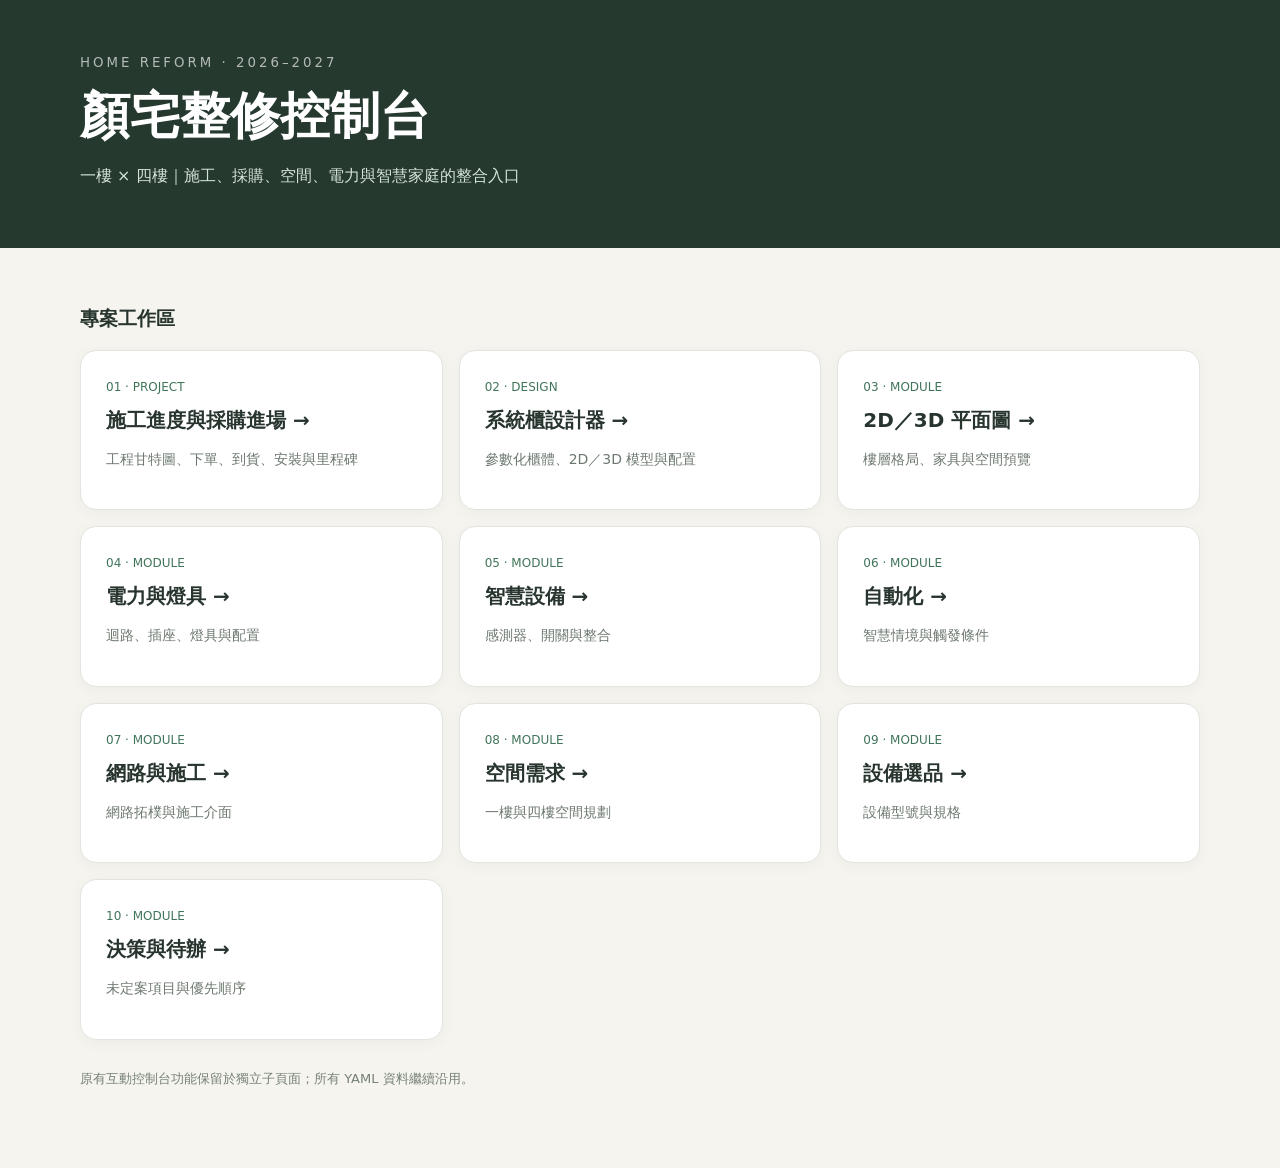
<file: index.html>
<!doctype html><html lang="zh-Hant"><head><meta charset="utf-8"><meta name="viewport" content="width=device-width,initial-scale=1"><meta name="theme-color" content="#24382e"><title>顏宅整修｜專案首頁</title><style>:root{font-family:system-ui,-apple-system,"Noto Sans TC",sans-serif;background:#f5f4ef;color:#28352e}*{box-sizing:border-box}body{margin:0}header{background:#25392f;color:#fff;padding:52px max(22px,calc((100vw - 1120px)/2)) 45px}header small{letter-spacing:3px;opacity:.65}h1{font-size:clamp(30px,5vw,50px);margin:12px 0}header p{color:#d4e2d7}main{max-width:1160px;padding:28px 20px 80px;margin:auto}.grid{display:grid;grid-template-columns:repeat(3,minmax(0,1fr));gap:16px}.tile{display:block;background:#fff;border:1px solid #e1e5de;border-radius:16px;padding:25px;color:inherit;text-decoration:none;min-height:155px;box-shadow:0 3px 15px #18311d0a;transition:transform .15s}.tile:hover{transform:translateY(-3px);border-color:#87a391}.tile b{display:block;font-size:20px;margin:12px 0}.tile p{color:#6d786f;font-size:14px;line-height:1.6}.tile span{color:#41755a;font-size:12px}h2{font-size:19px;margin:30px 0 18px}footer{font-size:13px;color:#768177;margin-top:30px}@media(max-width:850px){.grid{grid-template-columns:repeat(2,minmax(0,1fr))}}@media(max-width:550px){.grid{grid-template-columns:1fr}header{padding:35px 22px}.tile{min-height:120px}}</style></head><body><header><small>HOME REFORM · 2026–2027</small><h1>顏宅整修控制台</h1><p>一樓 × 四樓｜施工、採購、空間、電力與智慧家庭的整合入口</p></header><main><h2>專案工作區</h2><div class="grid"><a class="tile" href="./construction-tracker.html"><span>01 · PROJECT</span><b>施工進度與採購進場 →</b><p>工程甘特圖、下單、到貨、安裝與里程碑</p></a><a class="tile" href="./cabinet-designer.html"><span>02 · DESIGN</span><b>系統櫃設計器 →</b><p>參數化櫃體、2D／3D 模型與配置</p></a><a class="tile" href="./project.html#floorplan"><span>03 · MODULE</span><b>2D／3D 平面圖 →</b><p>樓層格局、家具與空間預覽</p></a><a class="tile" href="./project.html#electrical"><span>04 · MODULE</span><b>電力與燈具 →</b><p>迴路、插座、燈具與配置</p></a><a class="tile" href="./project.html#smart-home"><span>05 · MODULE</span><b>智慧設備 →</b><p>感測器、開關與整合</p></a><a class="tile" href="./project.html#automations"><span>06 · MODULE</span><b>自動化 →</b><p>智慧情境與觸發條件</p></a><a class="tile" href="./project.html#infrastructure"><span>07 · MODULE</span><b>網路與施工 →</b><p>網路拓樸與施工介面</p></a><a class="tile" href="./project.html#spaces"><span>08 · MODULE</span><b>空間需求 →</b><p>一樓與四樓空間規劃</p></a><a class="tile" href="./project.html#equipment"><span>09 · MODULE</span><b>設備選品 →</b><p>設備型號與規格</p></a><a class="tile" href="./project.html#decisions"><span>10 · MODULE</span><b>決策與待辦 →</b><p>未定案項目與優先順序</p></a></div><footer>原有互動控制台功能保留於獨立子頁面；所有 YAML 資料繼續沿用。</footer></main></body></html>
</file>
